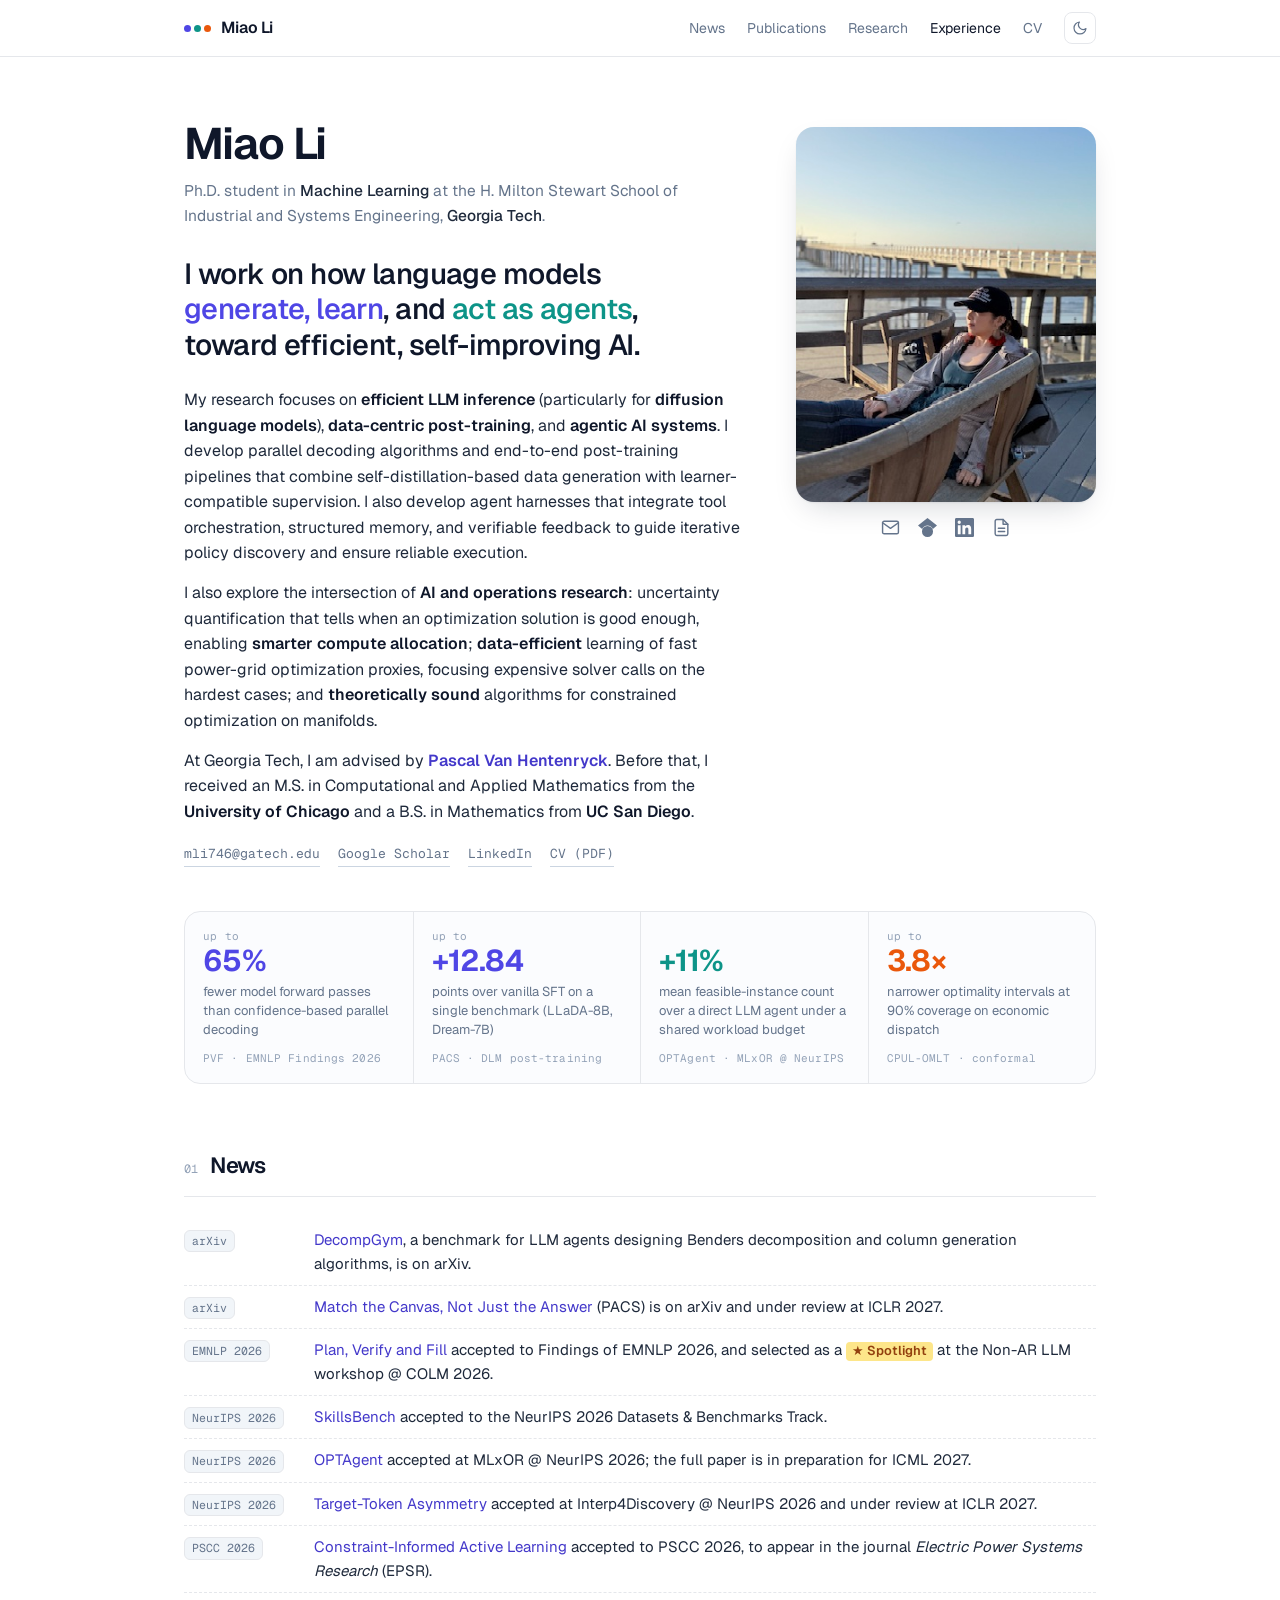
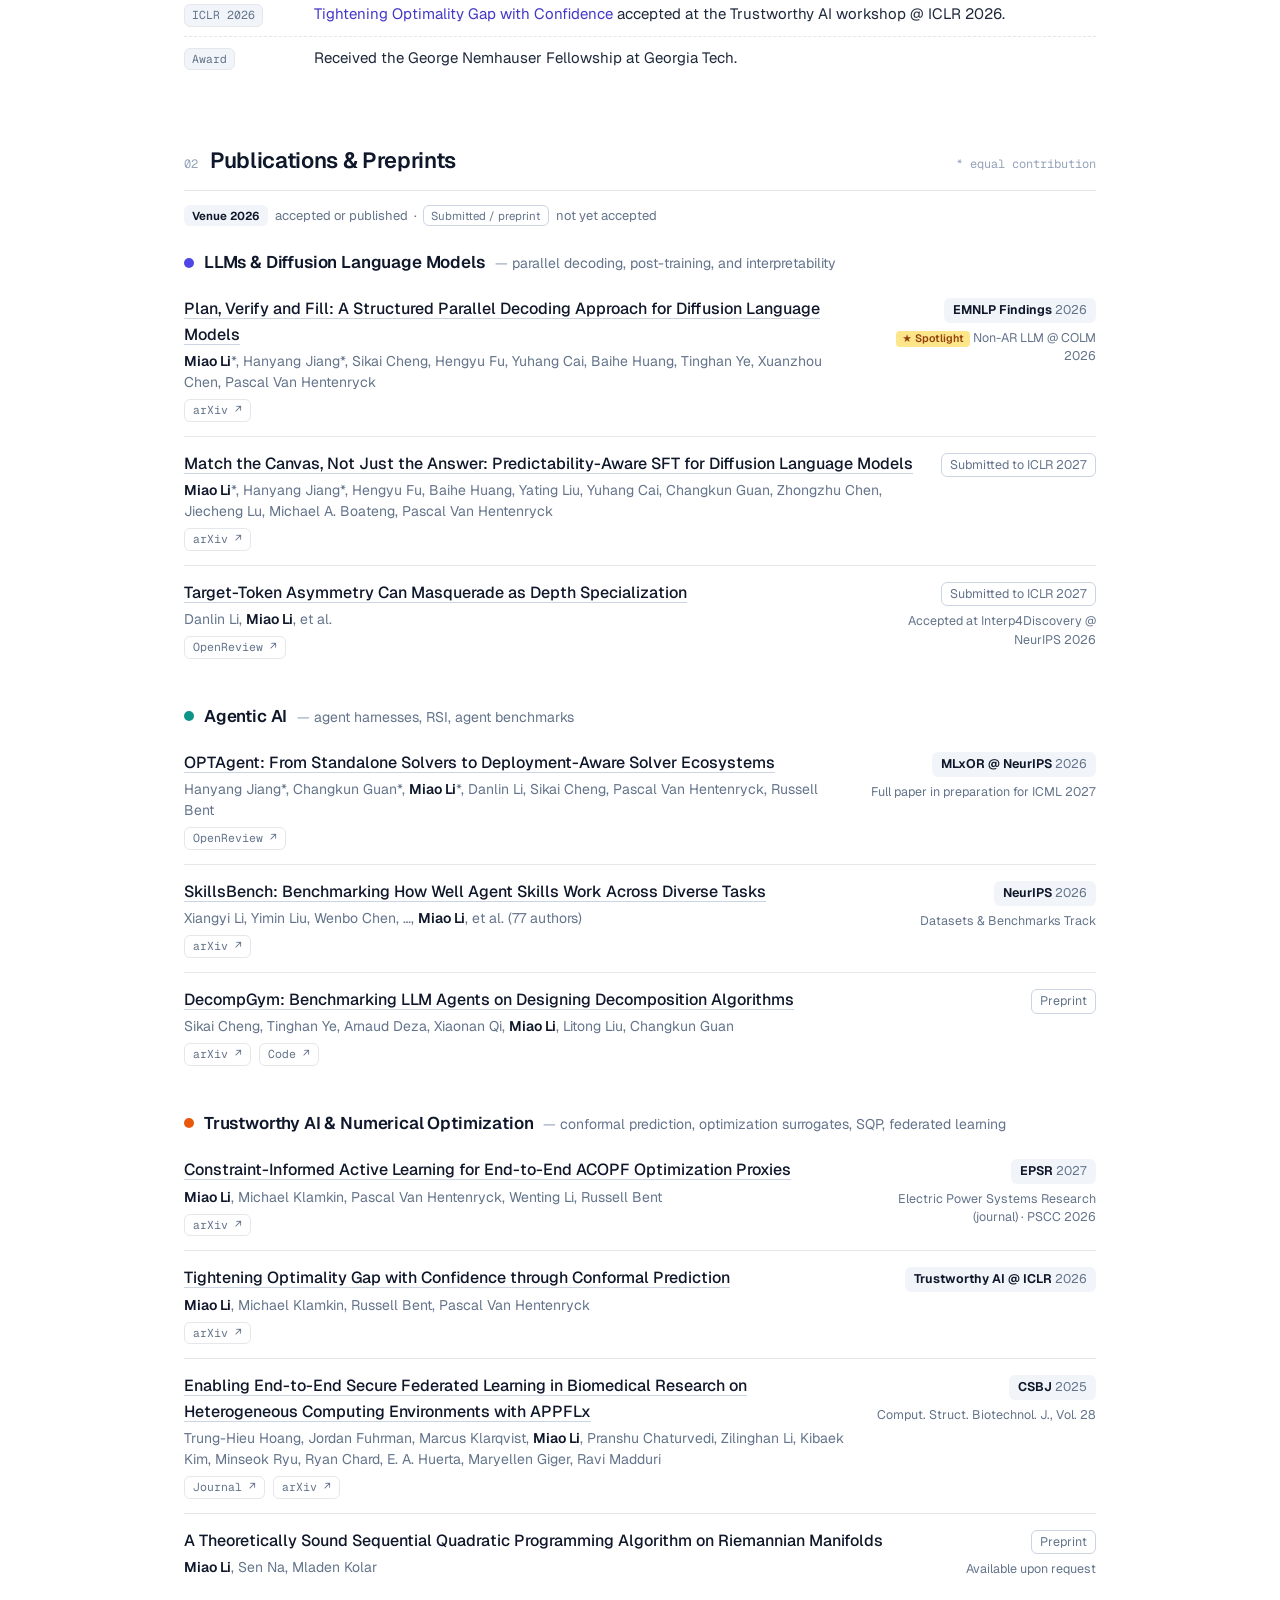
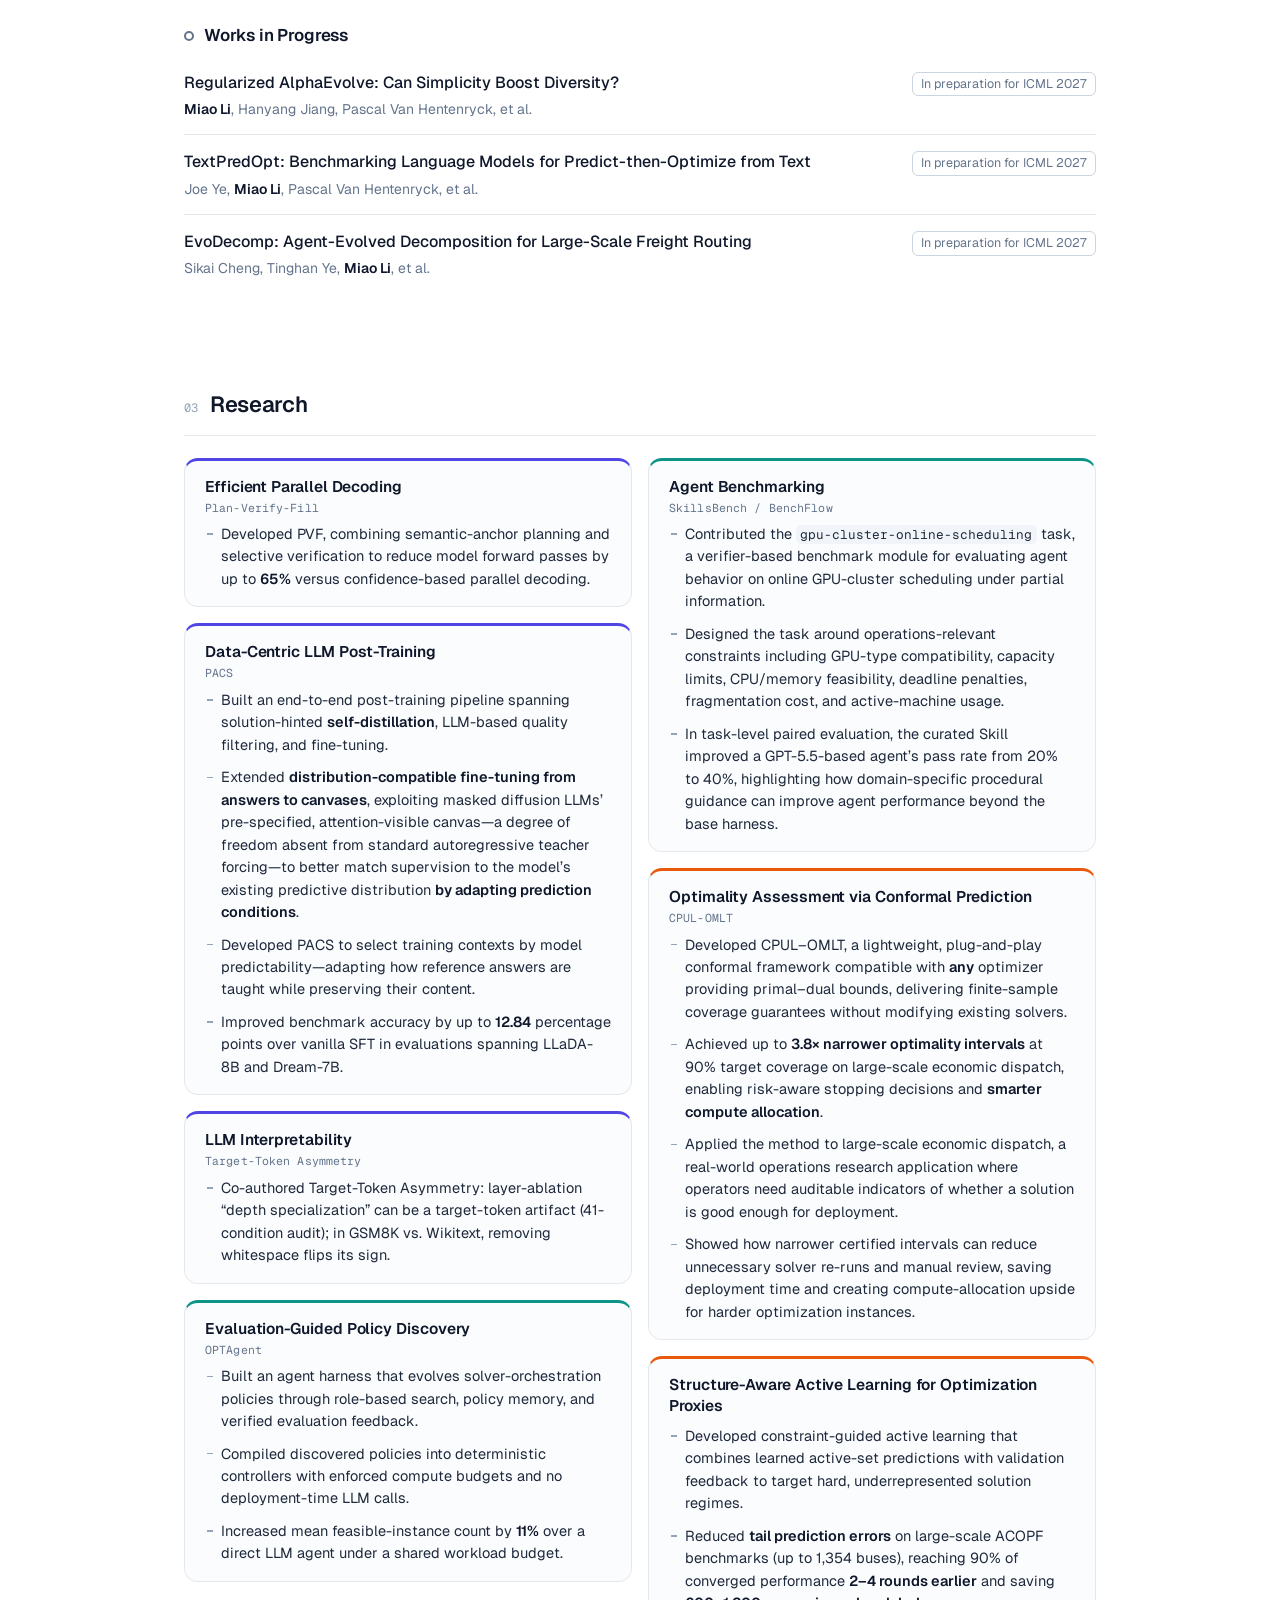
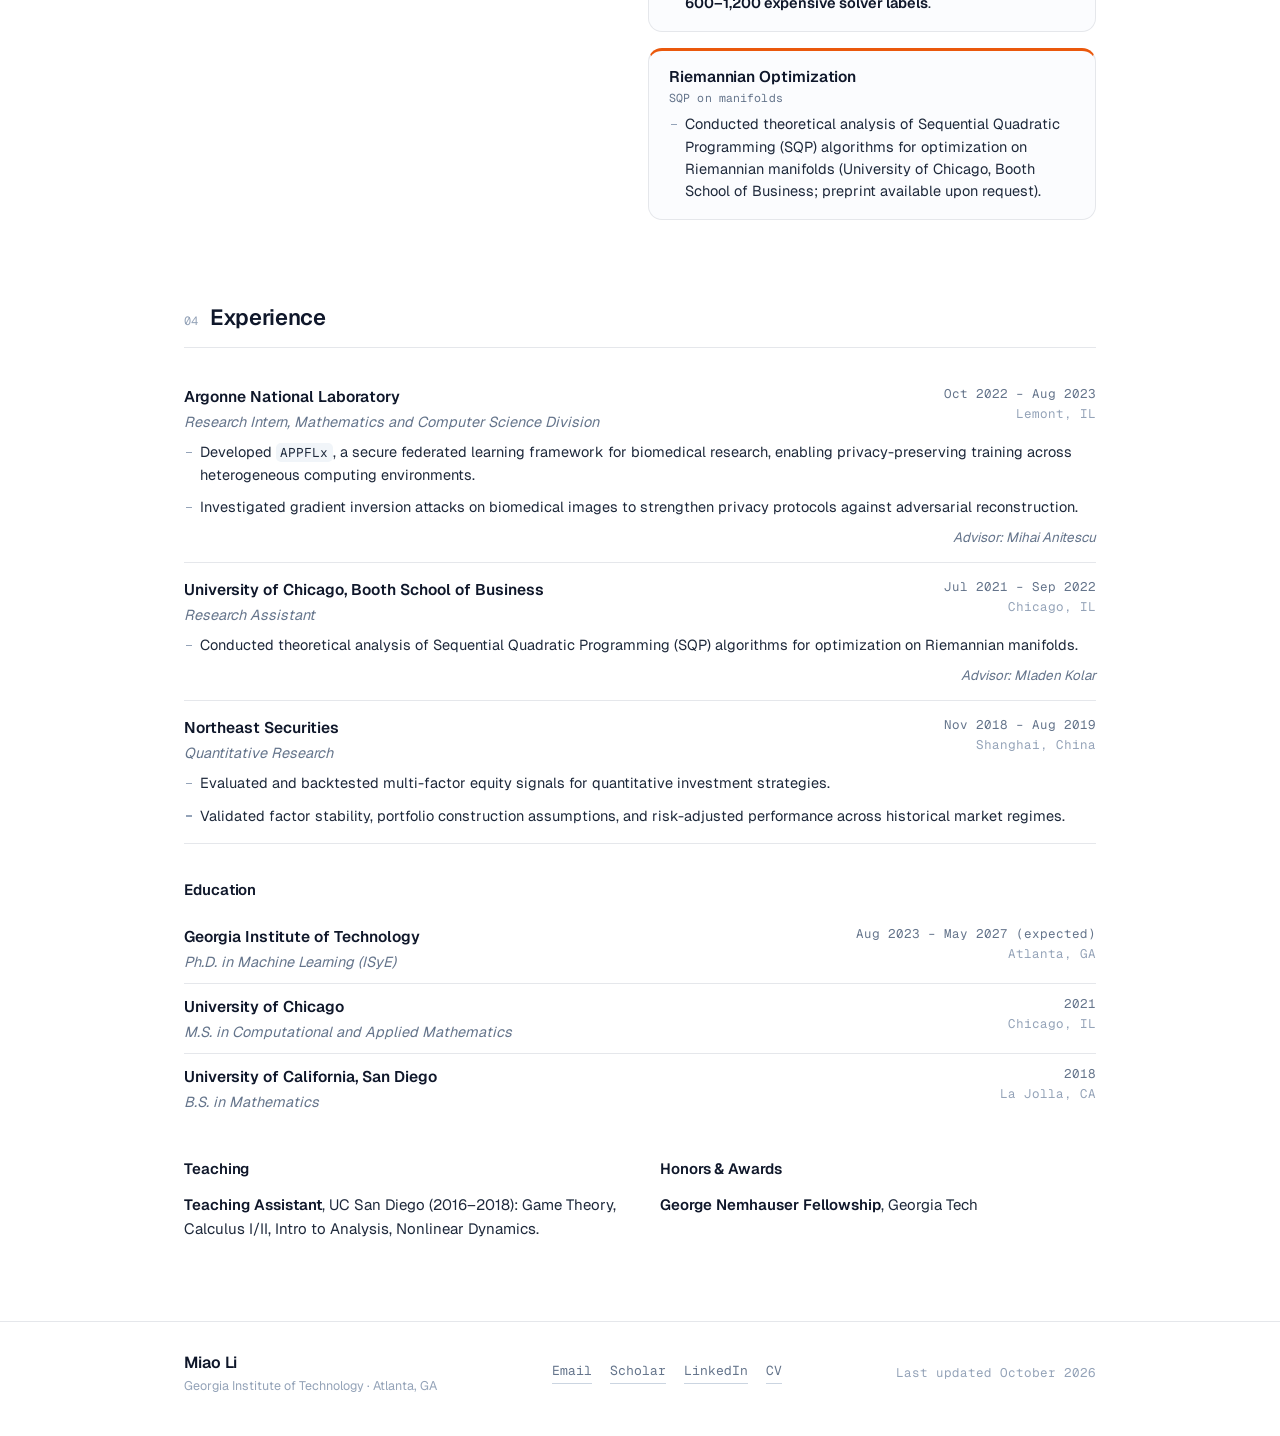
<file: index.html>
<!doctype html>
<html lang="en">
<head>
  <meta charset="utf-8">
  <meta name="viewport" content="width=device-width, initial-scale=1">
  <title>Miao Li</title>
  <meta name="description" content="Miao Li is a Ph.D. student in Machine Learning at Georgia Tech working on efficient LLM inference (diffusion language models), data-centric post-training, and agentic AI systems.">
  <meta property="og:title" content="Miao Li">
  <meta property="og:description" content="Ph.D. student in Machine Learning at Georgia Tech: efficient LLM inference, data-centric post-training, and agentic AI systems.">
  <meta property="og:type" content="website">
  <meta property="og:url" content="https://mli746.github.io/">
  <meta property="og:image" content="https://mli746.github.io/images/profile.jpg">
  <meta name="theme-color" content="#ffffff" media="(prefers-color-scheme: light)">
  <meta name="theme-color" content="#0b0f17" media="(prefers-color-scheme: dark)">
  <link rel="icon" href="images/favicon.svg" type="image/svg+xml">
  <link rel="preconnect" href="https://fonts.googleapis.com">
  <link rel="preconnect" href="https://fonts.gstatic.com" crossorigin>
  <link href="https://fonts.googleapis.com/css2?family=Geist:wght@400;500;600;700&family=Geist+Mono:wght@400;500&display=swap" rel="stylesheet">
  <link rel="stylesheet" href="css/style.css">
  <script>
    (function () {
      try {
        var t = localStorage.getItem('theme');
        if (t === 'light' || t === 'dark') document.documentElement.setAttribute('data-theme', t);
      } catch (e) {}
    })();
  </script>
</head>
<body>
  <a class="skip" href="#main">Skip to content</a>

  <header class="nav">
    <div class="wrap nav-inner">
      <a class="brand" href="#top" aria-label="Miao Li, back to top">
        <span class="brand-dots" aria-hidden="true"><i class="a"></i><i class="b"></i><i class="c"></i></span>
        <span>Miao Li</span>
      </a>
      <nav class="nav-links" aria-label="Sections">
        <a href="#news" class="hide-sm">News</a>
        <a href="#publications">Publications</a>
        <a href="#research" class="hide-sm">Research</a>
        <a href="#experience" class="hide-sm">Experience</a>
        <a href="files/cv.pdf">CV</a>
        <button class="theme-toggle" type="button" aria-label="Toggle dark mode">
          <svg class="i-moon" viewBox="0 0 24 24" aria-hidden="true"><path d="M21 12.79A9 9 0 1 1 11.21 3 7 7 0 0 0 21 12.79z"/></svg>
          <svg class="i-sun" viewBox="0 0 24 24" aria-hidden="true"><circle cx="12" cy="12" r="4.5"/><path d="M12 1.5v2.5M12 20v2.5M4.6 4.6l1.8 1.8M17.6 17.6l1.8 1.8M1.5 12H4M20 12h2.5M4.6 19.4l1.8-1.8M17.6 6.4l1.8-1.8"/></svg>
        </button>
      </nav>
    </div>
  </header>

  <main id="main">
    <!-- ============ HERO ============ -->
    <section class="wrap hero" id="top">
      <div class="hero-text">
        <h1 class="name">Miao Li</h1>
        <p class="lede">Ph.D. student in <strong>Machine Learning</strong> at the H. Milton Stewart School of Industrial and Systems Engineering, <strong>Georgia Tech</strong>.</p>

        <p class="statement">
          <span class="sr-only">I work on how language models generate, learn, and act as agents, toward efficient, self-improving AI.</span>
          <span aria-hidden="true" id="statement">I work on how language models <span class="ka">generate, learn</span>, and <span class="kb">act as agents</span>, toward efficient, self-improving AI.</span>
        </p>

        <div class="bio">
          <p>My research focuses on <b>efficient LLM inference</b> (particularly for <b>diffusion language models</b>), <b>data-centric post-training</b>, and <b>agentic AI systems</b>. I develop parallel decoding algorithms and end-to-end post-training pipelines that combine self-distillation-based data generation with learner-compatible supervision. I also develop agent harnesses that integrate tool orchestration, structured memory, and verifiable feedback to guide iterative policy discovery and ensure reliable execution.</p>
          <p>I also explore the intersection of <b>AI and operations research</b>: uncertainty quantification that tells when an optimization solution is good enough, enabling <b>smarter compute allocation</b>; <b>data-efficient</b> learning of fast power-grid optimization proxies, focusing expensive solver calls on the hardest cases; and <b>theoretically sound</b> algorithms for constrained optimization on manifolds.</p>
          <p>At Georgia Tech, I am advised by <a href="https://sites.gatech.edu/pascal-van-hentenryck/"><b>Pascal Van Hentenryck</b></a>. Before that, I received an M.S. in Computational and Applied Mathematics from the <b>University of Chicago</b> and a B.S. in Mathematics from <b>UC San Diego</b>.</p>
        </div>

        <p class="linkrow mono">
          <a href="mailto:mli746@gatech.edu">mli746@gatech.edu</a>
          <a href="https://scholar.google.com/citations?user=ixqxIAwAAAAJ">Google Scholar</a>
          <a href="https://www.linkedin.com/in/miao-li-8836uu/">LinkedIn</a>
          <a href="files/cv.pdf">CV (PDF)</a>
        </p>
      </div>

      <figure class="photo">
        <img src="images/profile.jpg" width="640" height="418" alt="Photo of Miao Li">
        <figcaption class="icons" aria-label="Links">
          <a href="mailto:mli746@gatech.edu" aria-label="Email"><svg viewBox="0 0 24 24" class="stroke"><path d="M4 4h16a2 2 0 0 1 2 2v12a2 2 0 0 1-2 2H4a2 2 0 0 1-2-2V6a2 2 0 0 1 2-2z"/><path d="M22 6l-10 7L2 6"/></svg></a>
          <a href="https://scholar.google.com/citations?user=ixqxIAwAAAAJ" aria-label="Google Scholar"><svg viewBox="0 0 24 24"><path d="M5.242 13.769L0 9.5 12 0l12 9.5-5.242 4.269C17.548 11.249 14.978 9.5 12 9.5c-2.977 0-5.548 1.748-6.758 4.269zM12 10a7 7 0 1 0 0 14 7 7 0 0 0 0-14z"/></svg></a>
          <a href="https://www.linkedin.com/in/miao-li-8836uu/" aria-label="LinkedIn"><svg viewBox="0 0 24 24"><path d="M20.447 20.452h-3.554v-5.569c0-1.328-.027-3.037-1.852-3.037-1.853 0-2.136 1.445-2.136 2.939v5.667H9.351V9h3.414v1.561h.046c.477-.9 1.637-1.85 3.37-1.85 3.601 0 4.267 2.37 4.267 5.455v6.286zM5.337 7.433a2.062 2.062 0 1 1 0-4.125 2.062 2.062 0 0 1 0 4.125zm1.782 13.019H3.555V9h3.564v11.452zM22.225 0H1.771C.792 0 0 .774 0 1.729v20.542C0 23.227.792 24 1.771 24h20.451C23.2 24 24 23.227 24 22.271V1.729C24 .774 23.2 0 22.222 0h.003z"/></svg></a>
          <a href="files/cv.pdf" aria-label="CV (PDF)"><svg viewBox="0 0 24 24" class="stroke"><path d="M14 2H6a2 2 0 0 0-2 2v16a2 2 0 0 0 2 2h12a2 2 0 0 0 2-2V8z"/><path d="M14 2v6h6M16 13H8M16 17H8"/></svg></a>
        </figcaption>
      </figure>
    </section>

    <!-- ============ HIGHLIGHTS ============ -->
    <section class="wrap" aria-label="Research highlights">
      <div class="stats">
        <div class="stat a">
          <div class="stat-n"><small>up to</small>65%</div>
          <div class="stat-l">fewer model forward passes than confidence-based parallel decoding</div>
          <div class="stat-s mono">PVF &middot; EMNLP Findings 2026</div>
        </div>
        <div class="stat a">
          <div class="stat-n"><small>up to</small>+12.84</div>
          <div class="stat-l">points over vanilla SFT on a single benchmark (LLaDA-8B, Dream-7B)</div>
          <div class="stat-s mono">PACS &middot; DLM post-training</div>
        </div>
        <div class="stat b">
          <div class="stat-n">+11%</div>
          <div class="stat-l">mean feasible-instance count over a direct LLM agent under a shared workload budget</div>
          <div class="stat-s mono">OPTAgent &middot; MLxOR @ NeurIPS</div>
        </div>
        <div class="stat c">
          <div class="stat-n"><small>up to</small>3.8&times;</div>
          <div class="stat-l">narrower optimality intervals at 90% coverage on economic dispatch</div>
          <div class="stat-s mono">CPUL-OMLT &middot; conformal</div>
        </div>
      </div>
    </section>

    <!-- ============ NEWS ============ -->
    <section class="wrap section" id="news">
      <div class="sec-h"><span class="num mono">01</span><h2>News</h2></div>
      <ul class="news">
        <li><span class="tag mono">arXiv</span><span><a href="https://arxiv.org/abs/2610.38175">DecompGym</a>, a benchmark for LLM agents designing Benders decomposition and column generation algorithms, is on arXiv.</span></li>
        <li><span class="tag mono">arXiv</span><span><a href="https://arxiv.org/abs/2610.18001">Match the Canvas, Not Just the Answer</a> (PACS) is on arXiv and under review at ICLR 2027.</span></li>
        <li><span class="tag mono">EMNLP 2026</span><span><a href="https://arxiv.org/abs/2601.12247">Plan, Verify and Fill</a> accepted to Findings of EMNLP 2026, and selected as a <span class="spot">&#9733; Spotlight</span> at the Non-AR LLM workshop @ COLM 2026.</span></li>
        <li><span class="tag mono">NeurIPS 2026</span><span><a href="https://arxiv.org/abs/2602.12670">SkillsBench</a> accepted to the NeurIPS 2026 Datasets &amp; Benchmarks Track.</span></li>
        <li><span class="tag mono">NeurIPS 2026</span><span><a href="https://openreview.net/forum?id=ydWJ4mL4nu">OPTAgent</a> accepted at MLxOR @ NeurIPS 2026; the full paper is in preparation for ICML 2027.</span></li>
        <li><span class="tag mono">NeurIPS 2026</span><span><a href="https://openreview.net/forum?id=mOjzm8ppWG">Target-Token Asymmetry</a> accepted at Interp4Discovery @ NeurIPS 2026 and under review at ICLR 2027.</span></li>
        <li><span class="tag mono">PSCC 2026</span><span><a href="https://arxiv.org/abs/2511.06248">Constraint-Informed Active Learning</a> accepted to PSCC 2026, to appear in the journal <i>Electric Power Systems Research</i> (EPSR).</span></li>
        <li><span class="tag mono">ICLR 2026</span><span><a href="https://arxiv.org/abs/2503.04071">Tightening Optimality Gap with Confidence</a> accepted at the Trustworthy AI workshop @ ICLR 2026.</span></li>
        <li><span class="tag mono">Award</span><span>Received the George Nemhauser Fellowship at Georgia Tech.</span></li>
      </ul>
    </section>

    <!-- ============ PUBLICATIONS ============ -->
    <section class="wrap section" id="publications">
      <div class="sec-h">
        <span class="num mono">02</span><h2>Publications &amp; Preprints</h2>
        <span class="sec-note mono">* equal contribution</span>
      </div>
      <p class="legend"><span class="chip">Venue 2026</span> accepted or published &nbsp;&middot;&nbsp; <span class="chip pending">Submitted / preprint</span> not yet accepted</p>

      <div class="group a">
        <h3 class="group-h"><i class="dot"></i>LLMs &amp; Diffusion Language Models <span>parallel decoding, post-training, and interpretability</span></h3>

        <article class="pub">
          <div class="pub-main">
            <a class="pub-title" href="https://arxiv.org/abs/2601.12247">Plan, Verify and Fill: A Structured Parallel Decoding Approach for Diffusion Language Models</a>
            <p class="authors"><b>Miao Li</b>*, Hanyang Jiang*, Sikai Cheng, Hengyu Fu, Yuhang Cai, Baihe Huang, Tinghan Ye, Xuanzhou Chen, Pascal Van Hentenryck</p>
            <p class="plinks"><a href="https://arxiv.org/abs/2601.12247">arXiv</a></p>
          </div>
          <div class="pub-side">
            <span class="chip">EMNLP Findings <em>2026</em></span>
            <span class="note"><span class="spot">&#9733; Spotlight</span> Non-AR LLM @ COLM 2026</span>
          </div>
        </article>

        <article class="pub">
          <div class="pub-main">
            <a class="pub-title" href="https://arxiv.org/abs/2610.18001">Match the Canvas, Not Just the Answer: Predictability-Aware SFT for Diffusion Language Models</a>
            <p class="authors"><b>Miao Li</b>*, Hanyang Jiang*, Hengyu Fu, Baihe Huang, Yating Liu, Yuhang Cai, Changkun Guan, Zhongzhu Chen, Jiecheng Lu, Michael A. Boateng, Pascal Van Hentenryck</p>
            <p class="plinks"><a href="https://arxiv.org/abs/2610.18001">arXiv</a></p>
          </div>
          <div class="pub-side">
            <span class="chip pending">Submitted to ICLR 2027</span>
          </div>
        </article>

        <article class="pub">
          <div class="pub-main">
            <a class="pub-title" href="https://openreview.net/forum?id=mOjzm8ppWG">Target-Token Asymmetry Can Masquerade as Depth Specialization</a>
            <p class="authors">Danlin Li, <b>Miao Li</b>, et al.</p>
            <p class="plinks"><a href="https://openreview.net/forum?id=mOjzm8ppWG">OpenReview</a></p>
          </div>
          <div class="pub-side">
            <span class="chip pending">Submitted to ICLR 2027</span>
            <span class="note">Accepted at Interp4Discovery @ NeurIPS 2026</span>
          </div>
        </article>
      </div>

      <div class="group b">
        <h3 class="group-h"><i class="dot"></i>Agentic AI <span>agent harnesses, RSI, agent benchmarks</span></h3>

        <article class="pub">
          <div class="pub-main">
            <a class="pub-title" href="https://openreview.net/forum?id=ydWJ4mL4nu">OPTAgent: From Standalone Solvers to Deployment-Aware Solver Ecosystems</a>
            <p class="authors">Hanyang Jiang*, Changkun Guan*, <b>Miao Li</b>*, Danlin Li, Sikai Cheng, Pascal Van Hentenryck, Russell Bent</p>
            <p class="plinks"><a href="https://openreview.net/forum?id=ydWJ4mL4nu">OpenReview</a></p>
          </div>
          <div class="pub-side">
            <span class="chip">MLxOR @ NeurIPS <em>2026</em></span>
            <span class="note">Full paper in preparation for ICML 2027</span>
          </div>
        </article>

        <article class="pub">
          <div class="pub-main">
            <a class="pub-title" href="https://arxiv.org/abs/2602.12670">SkillsBench: Benchmarking How Well Agent Skills Work Across Diverse Tasks</a>
            <p class="authors">Xiangyi Li, Yimin Liu, Wenbo Chen, &hellip;, <b>Miao Li</b>, et al. (77 authors)</p>
            <p class="plinks"><a href="https://arxiv.org/abs/2602.12670">arXiv</a></p>
          </div>
          <div class="pub-side">
            <span class="chip">NeurIPS <em>2026</em></span>
            <span class="note">Datasets &amp; Benchmarks Track</span>
          </div>
        </article>

        <article class="pub">
          <div class="pub-main">
            <a class="pub-title" href="https://arxiv.org/abs/2610.38175">DecompGym: Benchmarking LLM Agents on Designing Decomposition Algorithms</a>
            <p class="authors">Sikai Cheng, Tinghan Ye, Arnaud Deza, Xiaonan Qi, <b>Miao Li</b>, Litong Liu, Changkun Guan</p>
            <p class="plinks"><a href="https://arxiv.org/abs/2610.38175">arXiv</a><a href="https://github.com/SIKAI-C/DecompGym">Code</a></p>
          </div>
          <div class="pub-side">
            <span class="chip pending">Preprint</span>
          </div>
        </article>
      </div>

      <div class="group c">
        <h3 class="group-h"><i class="dot"></i>Trustworthy AI &amp; Numerical Optimization <span>conformal prediction, optimization surrogates, SQP, federated learning</span></h3>

        <article class="pub">
          <div class="pub-main">
            <a class="pub-title" href="https://arxiv.org/abs/2511.06248">Constraint-Informed Active Learning for End-to-End ACOPF Optimization Proxies</a>
            <p class="authors"><b>Miao Li</b>, Michael Klamkin, Pascal Van Hentenryck, Wenting Li, Russell Bent</p>
            <p class="plinks"><a href="https://arxiv.org/abs/2511.06248">arXiv</a></p>
          </div>
          <div class="pub-side">
            <span class="chip">EPSR <em>2027</em></span>
            <span class="note">Electric Power Systems Research (journal) &middot; PSCC 2026</span>
          </div>
        </article>

        <article class="pub">
          <div class="pub-main">
            <a class="pub-title" href="https://arxiv.org/abs/2503.04071">Tightening Optimality Gap with Confidence through Conformal Prediction</a>
            <p class="authors"><b>Miao Li</b>, Michael Klamkin, Russell Bent, Pascal Van Hentenryck</p>
            <p class="plinks"><a href="https://arxiv.org/abs/2503.04071">arXiv</a></p>
          </div>
          <div class="pub-side">
            <span class="chip">Trustworthy AI @ ICLR <em>2026</em></span>
          </div>
        </article>

        <article class="pub">
          <div class="pub-main">
            <a class="pub-title" href="https://doi.org/10.1016/j.csbj.2024.12.001">Enabling End-to-End Secure Federated Learning in Biomedical Research on Heterogeneous Computing Environments with APPFLx</a>
            <p class="authors">Trung-Hieu Hoang, Jordan Fuhrman, Marcus Klarqvist, <b>Miao Li</b>, Pranshu Chaturvedi, Zilinghan Li, Kibaek Kim, Minseok Ryu, Ryan Chard, E. A. Huerta, Maryellen Giger, Ravi Madduri</p>
            <p class="plinks"><a href="https://doi.org/10.1016/j.csbj.2024.12.001">Journal</a><a href="https://arxiv.org/abs/2312.08701">arXiv</a></p>
          </div>
          <div class="pub-side">
            <span class="chip">CSBJ <em>2025</em></span>
            <span class="note">Comput. Struct. Biotechnol. J., Vol. 28</span>
          </div>
        </article>

        <article class="pub">
          <div class="pub-main">
            <span class="pub-title">A Theoretically Sound Sequential Quadratic Programming Algorithm on Riemannian Manifolds</span>
            <p class="authors"><b>Miao Li</b>, Sen Na, Mladen Kolar</p>
          </div>
          <div class="pub-side">
            <span class="chip pending">Preprint</span>
            <span class="note">Available upon request</span>
          </div>
        </article>
      </div>

      <div class="group wip">
        <h3 class="group-h"><i class="dot"></i>Works in Progress</h3>

        <article class="pub">
          <div class="pub-main">
            <span class="pub-title">Regularized AlphaEvolve: Can Simplicity Boost Diversity?</span>
            <p class="authors"><b>Miao Li</b>, Hanyang Jiang, Pascal Van Hentenryck, et al.</p>
          </div>
          <div class="pub-side"><span class="chip pending">In preparation for ICML 2027</span></div>
        </article>

        <article class="pub">
          <div class="pub-main">
            <span class="pub-title">TextPredOpt: Benchmarking Language Models for Predict-then-Optimize from Text</span>
            <p class="authors">Joe Ye, <b>Miao Li</b>, Pascal Van Hentenryck, et al.</p>
          </div>
          <div class="pub-side"><span class="chip pending">In preparation for ICML 2027</span></div>
        </article>

        <article class="pub">
          <div class="pub-main">
            <span class="pub-title">EvoDecomp: Agent-Evolved Decomposition for Large-Scale Freight Routing</span>
            <p class="authors">Sikai Cheng, Tinghan Ye, <b>Miao Li</b>, et al.</p>
          </div>
          <div class="pub-side"><span class="chip pending">In preparation for ICML 2027</span></div>
        </article>
      </div>
    </section>

    <!-- ============ RESEARCH ============ -->
    <section class="wrap section" id="research">
      <div class="sec-h"><span class="num mono">03</span><h2>Research</h2></div>
      <div class="cards">
        <article class="card a">
          <h3>Efficient Parallel Decoding <span>Plan-Verify-Fill</span></h3>
          <ul>
            <li>Developed PVF, combining semantic-anchor planning and selective verification to reduce model forward passes by up to <b>65%</b> versus confidence-based parallel decoding.</li>
          </ul>
        </article>

        <article class="card a">
          <h3>Data-Centric LLM Post-Training <span>PACS</span></h3>
          <ul>
            <li>Built an end-to-end post-training pipeline spanning solution-hinted <b>self-distillation</b>, LLM-based quality filtering, and fine-tuning.</li>
            <li>Extended <b>distribution-compatible fine-tuning from answers to canvases</b>, exploiting masked diffusion LLMs&rsquo; pre-specified, attention-visible canvas&mdash;a degree of freedom absent from standard autoregressive teacher forcing&mdash;to better match supervision to the model&rsquo;s existing predictive distribution <b>by adapting prediction conditions</b>.</li>
            <li>Developed PACS to select training contexts by model predictability&mdash;adapting how reference answers are taught while preserving their content.</li>
            <li>Improved benchmark accuracy by up to <b>12.84</b> percentage points over vanilla SFT in evaluations spanning LLaDA-8B and Dream-7B.</li>
          </ul>
        </article>

        <article class="card a">
          <h3>LLM Interpretability <span>Target-Token Asymmetry</span></h3>
          <ul>
            <li>Co-authored Target-Token Asymmetry: layer-ablation &ldquo;depth specialization&rdquo; can be a target-token artifact (41-condition audit); in GSM8K vs. Wikitext, removing whitespace flips its sign.</li>
          </ul>
        </article>

        <article class="card b">
          <h3>Evaluation-Guided Policy Discovery <span>OPTAgent</span></h3>
          <ul>
            <li>Built an agent harness that evolves solver-orchestration policies through role-based search, policy memory, and verified evaluation feedback.</li>
            <li>Compiled discovered policies into deterministic controllers with enforced compute budgets and no deployment-time LLM calls.</li>
            <li>Increased mean feasible-instance count by <b>11%</b> over a direct LLM agent under a shared workload budget.</li>
          </ul>
        </article>

        <article class="card b">
          <h3>Agent Benchmarking <span>SkillsBench / BenchFlow</span></h3>
          <ul>
            <li>Contributed the <code>gpu-cluster-online-scheduling</code> task, a verifier-based benchmark module for evaluating agent behavior on online GPU-cluster scheduling under partial information.</li>
            <li>Designed the task around operations-relevant constraints including GPU-type compatibility, capacity limits, CPU/memory feasibility, deadline penalties, fragmentation cost, and active-machine usage.</li>
            <li>In task-level paired evaluation, the curated Skill improved a GPT-5.5-based agent&rsquo;s pass rate from 20% to 40%, highlighting how domain-specific procedural guidance can improve agent performance beyond the base harness.</li>
          </ul>
        </article>

        <article class="card c">
          <h3>Optimality Assessment via Conformal Prediction <span>CPUL-OMLT</span></h3>
          <ul>
            <li>Developed CPUL&ndash;OMLT, a lightweight, plug-and-play conformal framework compatible with <b>any</b> optimizer providing primal&ndash;dual bounds, delivering finite-sample coverage guarantees without modifying existing solvers.</li>
            <li>Achieved up to <b>3.8&times; narrower optimality intervals</b> at 90% target coverage on large-scale economic dispatch, enabling risk-aware stopping decisions and <b>smarter compute allocation</b>.</li>
            <li>Applied the method to large-scale economic dispatch, a real-world operations research application where operators need auditable indicators of whether a solution is good enough for deployment.</li>
            <li>Showed how narrower certified intervals can reduce unnecessary solver re-runs and manual review, saving deployment time and creating compute-allocation upside for harder optimization instances.</li>
          </ul>
        </article>

        <article class="card c">
          <h3>Structure-Aware Active Learning for Optimization Proxies</h3>
          <ul>
            <li>Developed constraint-guided active learning that combines learned active-set predictions with validation feedback to target hard, underrepresented solution regimes.</li>
            <li>Reduced <b>tail prediction errors</b> on large-scale ACOPF benchmarks (up to 1,354 buses), reaching 90% of converged performance <b>2&ndash;4 rounds earlier</b> and saving <b>600&ndash;1,200 expensive solver labels</b>.</li>
          </ul>
        </article>

        <article class="card c">
          <h3>Riemannian Optimization <span>SQP on manifolds</span></h3>
          <ul>
            <li>Conducted theoretical analysis of Sequential Quadratic Programming (SQP) algorithms for optimization on Riemannian manifolds (University of Chicago, Booth School of Business; preprint available upon request).</li>
          </ul>
        </article>
      </div>
    </section>

    <!-- ============ EXPERIENCE ============ -->
    <section class="wrap section" id="experience">
      <div class="sec-h"><span class="num mono">04</span><h2>Experience</h2></div>

      <div class="xp">
        <div class="xp-head">
          <div><b>Argonne National Laboratory</b><span class="role">Research Intern, Mathematics and Computer Science Division</span></div>
          <div class="when mono">Oct 2022 &ndash; Aug 2023<span>Lemont, IL</span></div>
        </div>
        <ul>
          <li>Developed <code>APPFLx</code>, a secure federated learning framework for biomedical research, enabling privacy-preserving training across heterogeneous computing environments.</li>
          <li>Investigated gradient inversion attacks on biomedical images to strengthen privacy protocols against adversarial reconstruction.</li>
        </ul>
        <p class="advisor">Advisor: Mihai Anitescu</p>
      </div>

      <div class="xp">
        <div class="xp-head">
          <div><b>University of Chicago, Booth School of Business</b><span class="role">Research Assistant</span></div>
          <div class="when mono">Jul 2021 &ndash; Sep 2022<span>Chicago, IL</span></div>
        </div>
        <ul>
          <li>Conducted theoretical analysis of Sequential Quadratic Programming (SQP) algorithms for optimization on Riemannian manifolds.</li>
        </ul>
        <p class="advisor">Advisor: Mladen Kolar</p>
      </div>

      <div class="xp">
        <div class="xp-head">
          <div><b>Northeast Securities</b><span class="role">Quantitative Research</span></div>
          <div class="when mono">Nov 2018 &ndash; Aug 2019<span>Shanghai, China</span></div>
        </div>
        <ul>
          <li>Evaluated and backtested multi-factor equity signals for quantitative investment strategies.</li>
          <li>Validated factor stability, portfolio construction assumptions, and risk-adjusted performance across historical market regimes.</li>
        </ul>
      </div>

      <h3 class="sub-h">Education</h3>
      <div class="edu">
        <div class="edu-row"><div><b>Georgia Institute of Technology</b><span class="role">Ph.D. in Machine Learning (ISyE)</span></div><div class="when mono">Aug 2023 &ndash; May 2027 (expected)<span>Atlanta, GA</span></div></div>
        <div class="edu-row"><div><b>University of Chicago</b><span class="role">M.S. in Computational and Applied Mathematics</span></div><div class="when mono">2021<span>Chicago, IL</span></div></div>
        <div class="edu-row"><div><b>University of California, San Diego</b><span class="role">B.S. in Mathematics</span></div><div class="when mono">2018<span>La Jolla, CA</span></div></div>
      </div>

      <div class="two-col">
        <div>
          <h3 class="sub-h">Teaching</h3>
          <p class="plain"><b>Teaching Assistant</b>, UC San Diego (2016&ndash;2018): Game Theory, Calculus I/II, Intro to Analysis, Nonlinear Dynamics.</p>
        </div>
        <div>
          <h3 class="sub-h">Honors &amp; Awards</h3>
          <p class="plain"><b>George Nemhauser Fellowship</b>, Georgia Tech</p>
        </div>
      </div>
    </section>
  </main>

  <footer class="footer">
    <div class="wrap footer-inner">
      <div>
        <div class="f-name">Miao Li</div>
        <div class="f-sub">Georgia Institute of Technology &middot; Atlanta, GA</div>
      </div>
      <p class="linkrow mono">
        <a href="mailto:mli746@gatech.edu">Email</a>
        <a href="https://scholar.google.com/citations?user=ixqxIAwAAAAJ">Scholar</a>
        <a href="https://www.linkedin.com/in/miao-li-8836uu/">LinkedIn</a>
        <a href="files/cv.pdf">CV</a>
      </p>
      <div class="f-sub mono">Last updated October 2026</div>
    </div>
  </footer>

  <script src="js/main.js" defer></script>
</body>
</html>
</file>
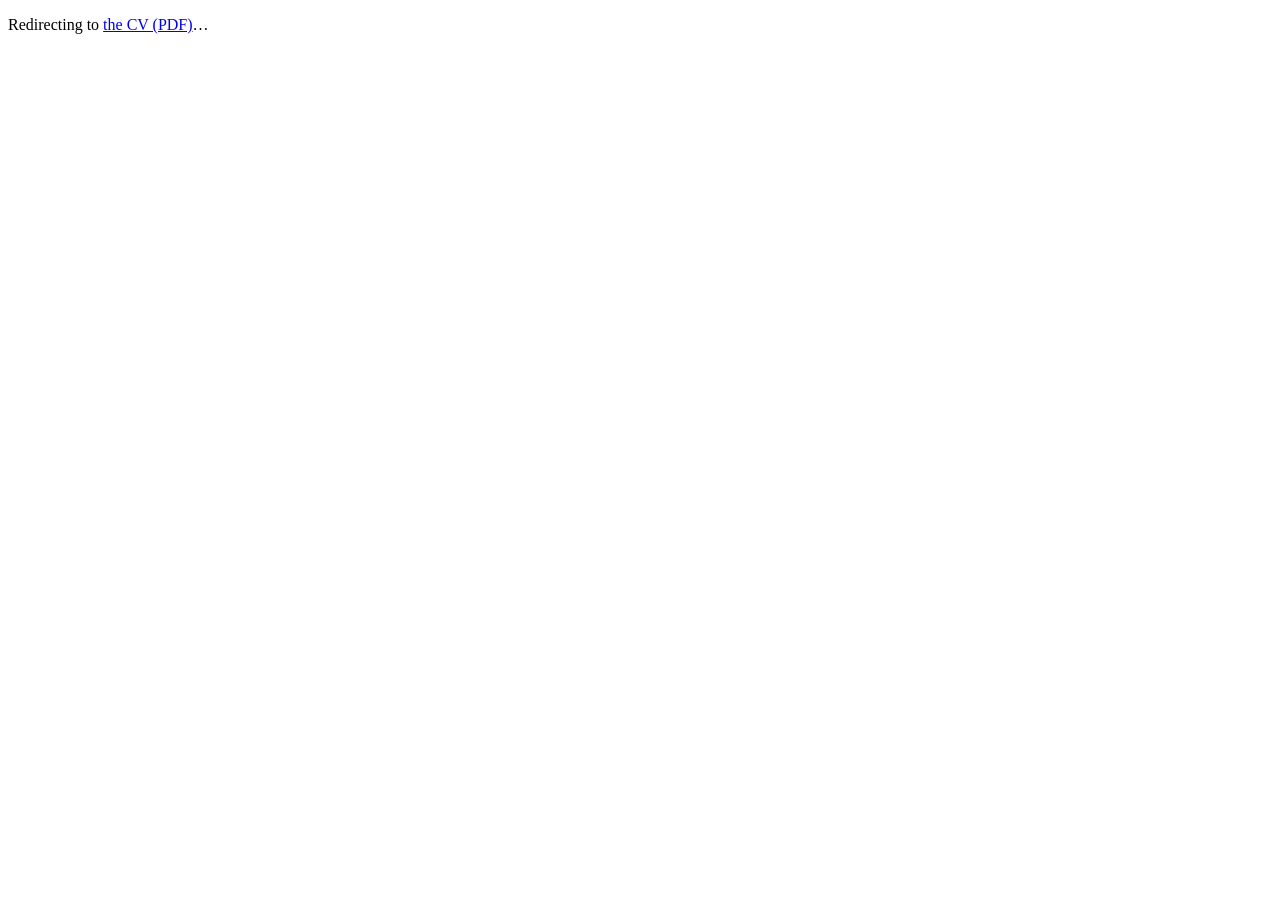
<file: cv/index.html>
<!doctype html>
<html lang="en">
<head>
  <meta charset="utf-8">
  <title>Miao Li &middot; CV</title>
  <meta http-equiv="refresh" content="0; url=/files/cv.pdf">
  <link rel="canonical" href="https://mli746.github.io/files/cv.pdf">
</head>
<body><p>Redirecting to <a href="/files/cv.pdf">the CV (PDF)</a>&hellip;</p></body>
</html>
</file>
<file: css/style.css>
/* ---------- tokens ---------- */
:root {
  --bg: #ffffff;
  --fg: #0f172a;
  --text: #1e293b;
  --muted: #64748b;
  --faint: #94a3b8;
  --line: #e5e7eb;
  --line-strong: #cbd5e1;
  --chip: #f1f5f9;
  --card: #fbfcfe;
  --link: #4338ca;
  --a: #4f46e5;
  --b: #0d9488;
  --c: #ea580c;
  --wip: #64748b;
  --mask: #e2e8f0;
  --spot-bg: #fde68a;
  --spot-fg: #92400e;
  --sans: "Geist", ui-sans-serif, system-ui, -apple-system, "Segoe UI", Roboto, sans-serif;
  --mono: "Geist Mono", ui-monospace, SFMono-Regular, Menlo, Consolas, monospace;
  color-scheme: light;
}
@media (prefers-color-scheme: dark) {
  :root:not([data-theme="light"]) {
    --bg: #0b0f17; --fg: #f1f5f9; --text: #d6dbe4; --muted: #94a3b8; --faint: #64748b;
    --line: #1e2635; --line-strong: #334155; --chip: #151c2a; --card: #0f1521;
    --link: #a5b4fc; --a: #818cf8; --b: #2dd4bf; --c: #fb923c; --wip: #94a3b8;
    --mask: #253045; --spot-bg: #78350f; --spot-fg: #fde68a;
    color-scheme: dark;
  }
}
:root[data-theme="dark"] {
  --bg: #0b0f17; --fg: #f1f5f9; --text: #d6dbe4; --muted: #94a3b8; --faint: #64748b;
  --line: #1e2635; --line-strong: #334155; --chip: #151c2a; --card: #0f1521;
  --link: #a5b4fc; --a: #818cf8; --b: #2dd4bf; --c: #fb923c; --wip: #94a3b8;
  --mask: #253045; --spot-bg: #78350f; --spot-fg: #fde68a;
  color-scheme: dark;
}

/* ---------- base ---------- */
*, *::before, *::after { box-sizing: border-box; }
html { scroll-behavior: smooth; scroll-padding-top: 72px; -webkit-text-size-adjust: 100%; }
body {
  margin: 0; background: var(--bg); color: var(--text);
  font: 400 16px/1.6 var(--sans);
  -webkit-font-smoothing: antialiased; text-rendering: optimizeLegibility;
}
a { color: var(--link); text-decoration: none; }
a:hover { text-decoration: underline; text-underline-offset: 3px; }
b, strong { color: var(--fg); font-weight: 600; }
a b, a strong { color: inherit; }
code, .mono { font-family: var(--mono); }
code { font-size: .88em; background: var(--chip); padding: .08em .35em; border-radius: 5px; }
:focus-visible { outline: 2px solid var(--a); outline-offset: 2px; border-radius: 4px; }
.wrap { max-width: 960px; margin: 0 auto; padding: 0 24px; }
.sr-only { position: absolute; width: 1px; height: 1px; padding: 0; margin: -1px; overflow: hidden; clip: rect(0 0 0 0); white-space: nowrap; border: 0; }
.skip { position: absolute; left: -9999px; top: 8px; background: var(--fg); color: var(--bg); padding: 6px 10px; border-radius: 6px; z-index: 100; }
.skip:focus { left: 8px; }

/* ---------- nav ---------- */
.nav {
  position: sticky; top: 0; z-index: 50;
  background: color-mix(in srgb, var(--bg) 82%, transparent);
  backdrop-filter: saturate(1.4) blur(10px); -webkit-backdrop-filter: saturate(1.4) blur(10px);
  border-bottom: 1px solid var(--line);
}
.nav-inner { display: flex; align-items: center; justify-content: space-between; height: 56px; }
.brand { display: inline-flex; align-items: center; gap: 10px; color: var(--fg); font-weight: 600; letter-spacing: -.01em; white-space: nowrap; }
.brand:hover { text-decoration: none; }
.brand-dots { display: inline-flex; gap: 3px; }
.brand-dots i { width: 7px; height: 7px; border-radius: 50%; display: block; }
.brand-dots .a { background: var(--a); } .brand-dots .b { background: var(--b); } .brand-dots .c { background: var(--c); }
.nav-links { display: flex; align-items: center; gap: 22px; font-size: 14px; }
.nav-links a { color: var(--muted); }
.nav-links a:hover, .nav-links a.active { color: var(--fg); text-decoration: none; }
.theme-toggle {
  display: inline-grid; place-items: center; width: 32px; height: 32px; padding: 0;
  border: 1px solid var(--line); border-radius: 8px; background: transparent; color: var(--muted); cursor: pointer;
}
.theme-toggle:hover { color: var(--fg); border-color: var(--line-strong); }
.theme-toggle svg { width: 16px; height: 16px; fill: none; stroke: currentColor; stroke-width: 1.8; stroke-linecap: round; stroke-linejoin: round; }
.theme-toggle .i-sun { display: none; }
:root[data-theme="dark"] .theme-toggle .i-sun { display: block; }
:root[data-theme="dark"] .theme-toggle .i-moon { display: none; }
@media (prefers-color-scheme: dark) {
  :root:not([data-theme="light"]) .theme-toggle .i-sun { display: block; }
  :root:not([data-theme="light"]) .theme-toggle .i-moon { display: none; }
}

/* ---------- hero ---------- */
.hero { display: grid; grid-template-columns: minmax(0, 1fr) 300px; gap: 56px; align-items: start; padding-top: 64px; padding-bottom: 44px; }
.name { margin: 0; color: var(--fg); font-size: 44px; line-height: 1.05; font-weight: 650; letter-spacing: -.025em; }
.lede { margin: 12px 0 0; color: var(--muted); font-size: 15.5px; max-width: 46em; }
.lede strong { color: var(--text); font-weight: 500; }
.statement { margin: 28px 0 24px; color: var(--fg); font-size: 29px; line-height: 1.22; font-weight: 550; letter-spacing: -.02em; max-width: 19em; text-wrap: balance; }
.statement .ka { color: var(--a); } .statement .kb { color: var(--b); } .statement .kc { color: var(--c); }
.statement .ch.m { color: transparent; background: var(--mask); border-radius: 3px; }
.bio p { margin: 0 0 14px; max-width: 42em; }
.linkrow { display: flex; flex-wrap: wrap; gap: 6px 18px; margin: 20px 0 0; font-size: 13px; }
.linkrow a { color: var(--muted); border-bottom: 1px solid var(--line-strong); padding-bottom: 1px; }
.linkrow a:hover { color: var(--fg); border-color: var(--fg); text-decoration: none; }

.photo { margin: 6px 0 0; }
.photo img {
  display: block; width: 100%; height: auto; aspect-ratio: 4 / 5; object-fit: cover; object-position: 70% 50%;
  border-radius: 18px; background: var(--chip);
  box-shadow: 0 1px 2px rgba(15, 23, 42, .06), 0 12px 32px -12px rgba(15, 23, 42, .22);
}
.icons { display: flex; justify-content: center; gap: 18px; margin-top: 16px; }
.icons a { color: var(--muted); display: inline-flex; }
.icons a:hover { color: var(--fg); }
.icons svg { width: 19px; height: 19px; fill: currentColor; }
.icons svg.stroke { fill: none; stroke: currentColor; stroke-width: 1.8; stroke-linecap: round; stroke-linejoin: round; }

/* ---------- highlight stats ---------- */
.stats { display: grid; grid-template-columns: repeat(4, 1fr); border: 1px solid var(--line); border-radius: 16px; overflow: hidden; background: var(--card); }
.stat { padding: 18px 18px 16px; border-left: 1px solid var(--line); }
.stat:first-child { border-left: 0; }
.stat-n { font-size: 30px; line-height: 1.1; font-weight: 650; letter-spacing: -.02em; }
.stat-n small { display: block; margin-bottom: 2px; font-family: var(--mono); font-size: 11px; font-weight: 400; letter-spacing: .02em; color: var(--faint); }
.stat:not(:has(small)) .stat-n::before { content: "\00a0"; display: block; margin-bottom: 2px; font-size: 11px; line-height: 1.1; }
.stat.a .stat-n { color: var(--a); } .stat.b .stat-n { color: var(--b); } .stat.c .stat-n { color: var(--c); }
.stat-l { margin-top: 6px; font-size: 13px; line-height: 1.45; color: var(--muted); }
.stat-s { margin-top: 10px; font-size: 11px; color: var(--faint); letter-spacing: .01em; }

/* ---------- sections ---------- */
.section { padding-top: 64px; }
.sec-h { display: flex; flex-wrap: wrap; align-items: baseline; gap: 0 12px; padding-bottom: 12px; margin-bottom: 22px; border-bottom: 1px solid var(--line); }
.sec-h h2 { margin: 0; color: var(--fg); font-size: 22px; font-weight: 600; letter-spacing: -.015em; }
.num { font-size: 12px; color: var(--faint); }
.sec-note { margin-left: auto; font-size: 12px; color: var(--faint); }
.sub-h { margin: 34px 0 12px; color: var(--fg); font-size: 15px; font-weight: 600; letter-spacing: -.005em; }

/* ---------- news ---------- */
.news { list-style: none; margin: 0; padding: 0; }
.news li { display: grid; grid-template-columns: 116px 1fr; gap: 14px; padding: 9px 0; border-bottom: 1px dashed var(--line); font-size: 15px; }
.news li:last-child { border-bottom: 0; }
.tag { justify-self: start; align-self: start; margin-top: 2px; font-size: 11.5px; color: var(--muted); background: var(--chip); border: 1px solid var(--line); border-radius: 6px; padding: 1px 7px; white-space: nowrap; }
.spot { display: inline-block; background: var(--spot-bg); color: var(--spot-fg); font-weight: 600; font-size: .86em; line-height: 1.3; padding: 1px 6px; border-radius: 4px; white-space: nowrap; }

/* ---------- publications ---------- */
.legend { margin: -8px 0 22px; font-size: 13px; color: var(--muted); }
.legend .chip { margin: 0 4px 0 0; font-size: 11.5px; padding: 1px 7px; }
.group { margin-bottom: 30px; }
.group-h { display: flex; flex-wrap: wrap; align-items: baseline; gap: 4px 10px; margin: 0 0 6px; color: var(--fg); font-size: 17px; font-weight: 600; letter-spacing: -.01em; }
.group-h .dot { width: 10px; height: 10px; border-radius: 50%; display: inline-block; align-self: center; }
.group-h span { color: var(--muted); font-weight: 400; font-size: 14px; letter-spacing: 0; }
.group-h span::before { content: "\2014\00a0"; color: var(--faint); }
.group.a .dot { background: var(--a); } .group.b .dot { background: var(--b); } .group.c .dot { background: var(--c); }
.group.wip .dot { background: transparent; border: 2px solid var(--wip); }

.pub { display: grid; grid-template-columns: minmax(0, 1fr) auto; gap: 6px 24px; padding: 14px 0; border-bottom: 1px solid var(--line); }
.group .pub:last-child { border-bottom: 0; }
.pub-title { color: var(--fg); font-weight: 500; font-size: 16px; line-height: 1.4; }
a.pub-title { text-decoration: underline; text-decoration-color: var(--line-strong); text-underline-offset: 4px; text-decoration-thickness: 1px; }
a.pub-title:hover { text-decoration-color: currentColor; }
.authors { margin: 4px 0 0; color: var(--muted); font-size: 14px; line-height: 1.5; }
.authors b { color: var(--fg); font-weight: 600; }
.plinks { margin: 6px 0 0; display: flex; gap: 8px; flex-wrap: wrap; }
.plinks a { font-family: var(--mono); font-size: 11.5px; color: var(--muted); border: 1px solid var(--line); border-radius: 6px; padding: 1px 8px; }
.plinks a::after { content: " \2197"; }
.plinks a:hover { color: var(--fg); border-color: var(--line-strong); text-decoration: none; }
.pub-side { display: flex; flex-direction: column; align-items: flex-end; gap: 6px; text-align: right; padding-top: 2px; }
.chip { display: inline-block; white-space: nowrap; font-size: 12.5px; font-weight: 650; color: var(--fg); background: var(--chip); border: 1px solid transparent; border-radius: 6px; padding: 2px 8px; line-height: 1.5; }
.chip em { font-style: normal; font-weight: 400; color: var(--muted); }
.chip.pending { font-weight: 400; color: var(--muted); background: transparent; border-color: var(--line-strong); }
.note { font-size: 12.5px; color: var(--muted); max-width: 230px; line-height: 1.45; }

/* ---------- research cards ---------- */
.cards { columns: 2; column-gap: 16px; }
.card { display: inline-block; width: 100%; margin: 0 0 16px; break-inside: avoid; background: var(--card); border: 1px solid var(--line); border-top: 3px solid var(--wip); border-radius: 14px; padding: 16px 20px 6px; }
.card.a { border-top-color: var(--a); } .card.b { border-top-color: var(--b); } .card.c { border-top-color: var(--c); }
.card h3 { margin: 0 0 8px; color: var(--fg); font-size: 15.5px; font-weight: 600; line-height: 1.35; letter-spacing: -.005em; }
.card h3 span { display: block; margin-top: 2px; font-family: var(--mono); font-size: 11.5px; font-weight: 400; color: var(--muted); letter-spacing: .01em; }
.card ul, .xp ul { margin: 0; padding: 0; list-style: none; }
.card li, .xp li { position: relative; padding-left: 16px; margin: 0 0 10px; font-size: 14.5px; line-height: 1.55; }
.card li::before, .xp li::before { content: ""; position: absolute; left: 2px; top: .72em; width: 6px; height: 1.5px; background: var(--faint); }

/* ---------- experience ---------- */
.xp { padding: 14px 0 6px; border-bottom: 1px solid var(--line); }
.xp:last-of-type { border-bottom: 0; }
.xp-head, .edu-row { display: flex; justify-content: space-between; gap: 6px 20px; flex-wrap: wrap; margin-bottom: 8px; }
.xp-head b, .edu-row b { font-size: 15.5px; }
.role { display: block; color: var(--muted); font-style: italic; font-size: 14.5px; }
.when { text-align: right; font-size: 12.5px; color: var(--muted); white-space: nowrap; }
.when span { display: block; color: var(--faint); }
.advisor { margin: -2px 0 8px; text-align: right; font-style: italic; font-size: 13.5px; color: var(--muted); }
.edu-row { padding: 10px 0; margin: 0; border-bottom: 1px solid var(--line); }
.edu-row:last-child { border-bottom: 0; }
.two-col { display: grid; grid-template-columns: 1fr 1fr; gap: 0 40px; }
.plain { margin: 0; font-size: 15px; }

/* ---------- footer ---------- */
.footer { margin-top: 80px; border-top: 1px solid var(--line); padding: 28px 0 40px; }
.footer-inner { display: flex; flex-wrap: wrap; align-items: center; justify-content: space-between; gap: 14px 24px; }
.footer .linkrow { margin: 0; }
.f-name { color: var(--fg); font-weight: 600; }
.f-sub { color: var(--faint); font-size: 12.5px; }

/* ---------- responsive ---------- */
@media (max-width: 860px) {
  .hero { grid-template-columns: minmax(0, 1fr) 240px; gap: 36px; }
  .stats { grid-template-columns: repeat(2, 1fr); }
  .stat:nth-child(3) { border-left: 0; }
  .stat:nth-child(n+3) { border-top: 1px solid var(--line); }
}
@media (max-width: 700px) {
  .wrap { padding-left: 16px; padding-right: 16px; }
  .sec-note { flex-basis: 100%; margin: 2px 0 0; }
  .hide-sm { display: none; }
  .nav-links { gap: 16px; }
  .hero { grid-template-columns: minmax(0, 1fr); gap: 28px; padding-top: 36px; }
  .photo { order: -1; display: flex; flex-wrap: wrap; align-items: center; gap: 12px 16px; min-width: 0; }
  .photo img { width: 96px; height: 96px; aspect-ratio: 1; border-radius: 50%; object-position: 66% 62%; flex: none; box-shadow: none; }
  .icons { margin-top: 0; justify-content: flex-start; flex-wrap: wrap; gap: 14px; }
  .name { font-size: 36px; }
  .statement { font-size: 24px; margin-top: 22px; }
  .cards { columns: 1; }
  .pub { grid-template-columns: 1fr; }
  .pub-side { flex-direction: row; flex-wrap: wrap; align-items: center; justify-content: flex-start; text-align: left; order: -1; }
  .note { max-width: none; }
  .news li { grid-template-columns: 1fr; gap: 4px; }
  .two-col { grid-template-columns: 1fr; }
  .when { text-align: left; }
  .advisor { text-align: left; }
}
@media (max-width: 360px) {
  .nav-links { gap: 12px; }
  .brand { gap: 8px; }
  .name { font-size: 32px; }
  .statement { font-size: 22px; }
}
@media (prefers-reduced-motion: reduce) {
  html { scroll-behavior: auto; }
}
</file>
